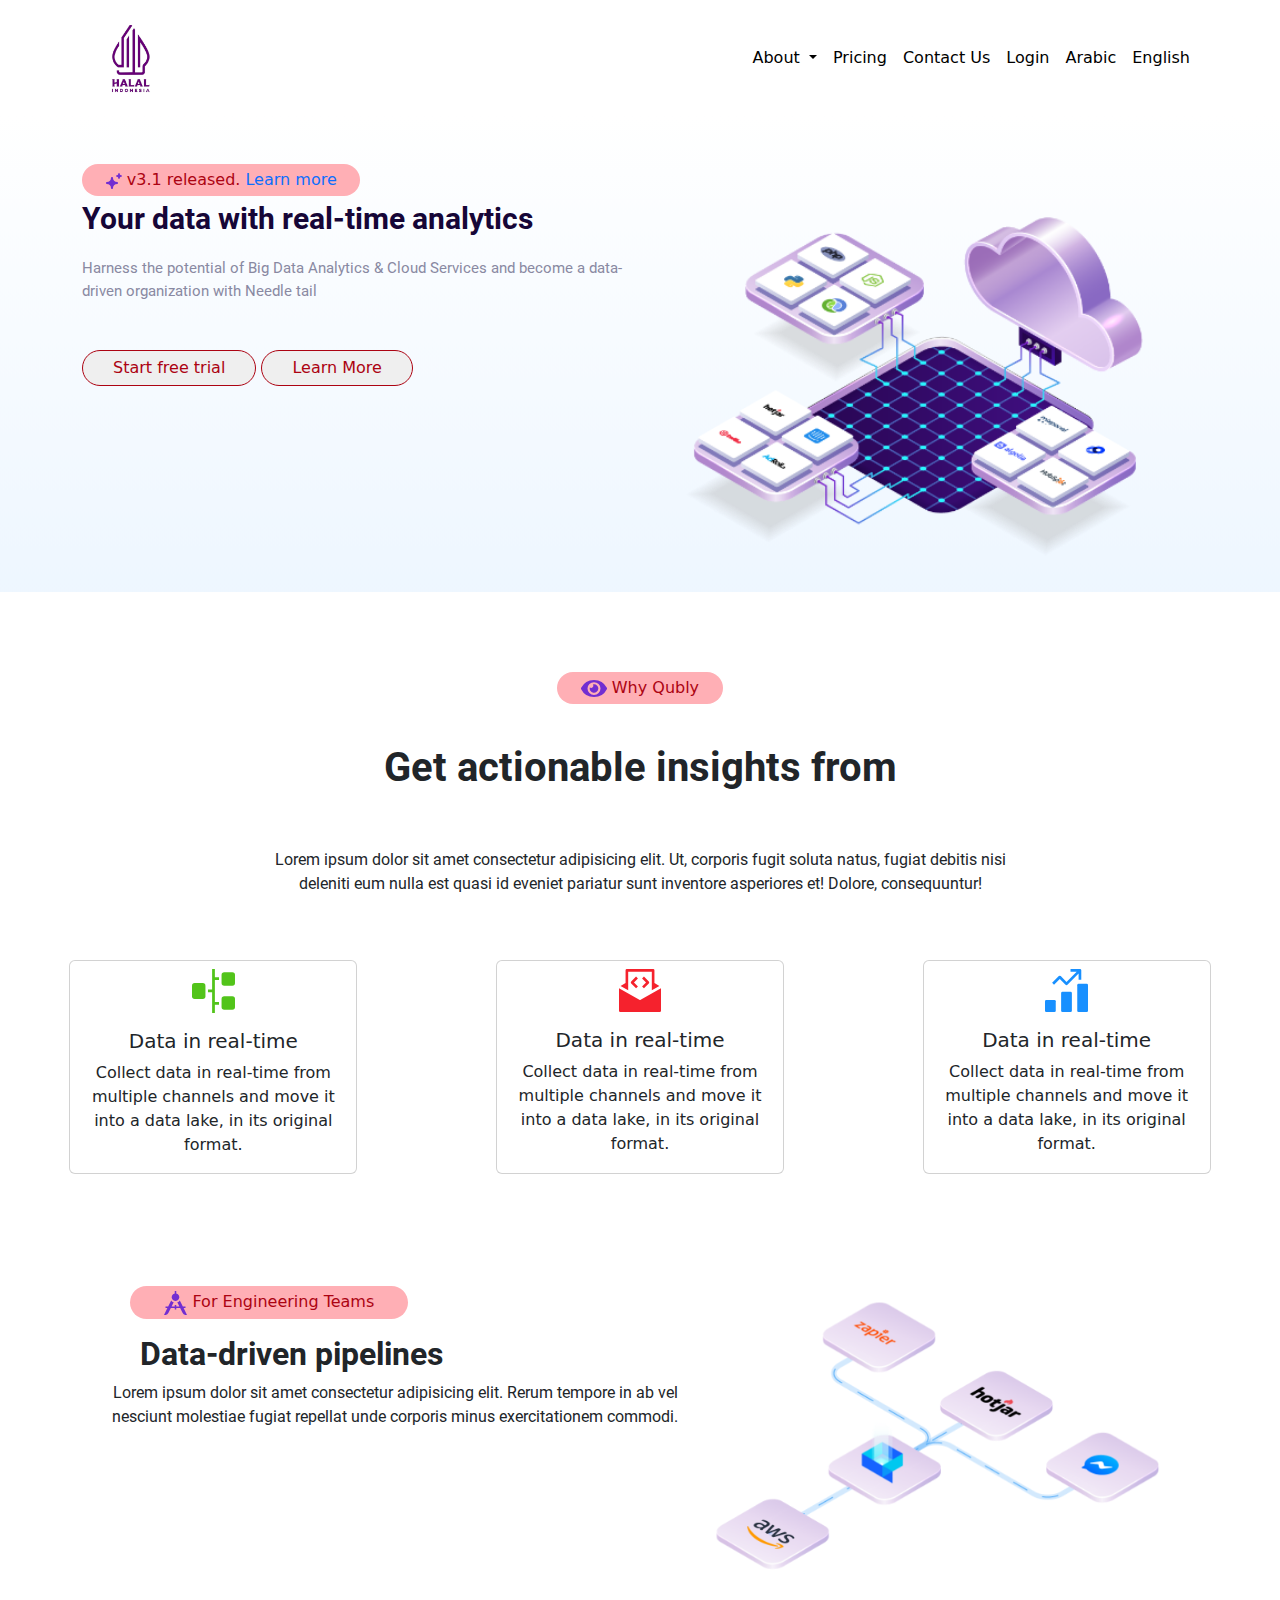
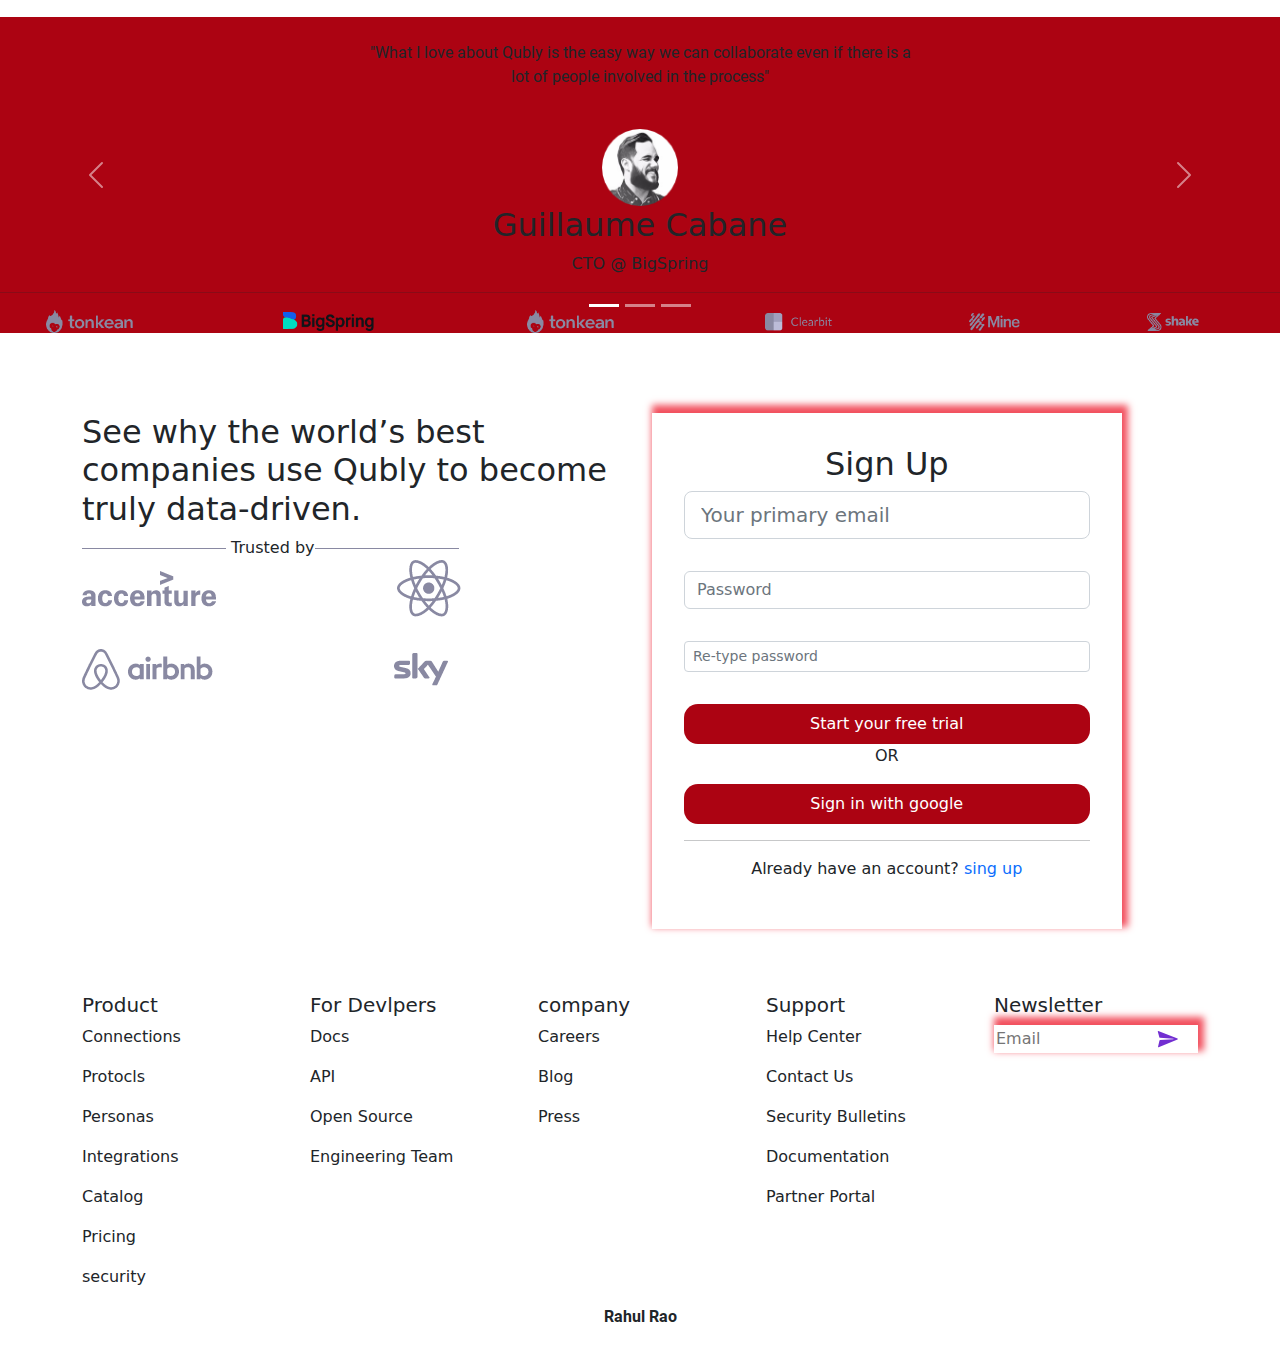
<file: index.html>
<!DOCTYPE html>
<html lang="en">
<head>
    <meta charset="UTF-8">
    <meta http-equiv="X-UA-Compatible" content="IE=edge">
    <meta name="viewport" content="width=device-width, initial-scale=1.0">
    <link rel="stylesheet" href="https://cdnjs.cloudflare.com/ajax/libs/animate.css/4.1.1/animate.min.css"/>   <link rel="stylesheet" href="css/bootstrap.min.css">
    <link rel="stylesheet" href="https://cdnjs.cloudflare.com/ajax/libs/animate.css/4.1.1/animate.min.css"/>
    <link href="https://cdn.jsdelivr.net/npm/bootstrap@5.2.2/dist/css/bootstrap.min.css" rel="stylesheet" integrity="sha384-Zenh87qX5JnK2Jl0vWa8Ck2rdkQ2Bzep5IDxbcnCeuOxjzrPF/et3URy9Bv1WTRi" crossorigin="anonymous">
    <link rel="stylesheet" href="css/all.min.css">
    <link rel="stylesheet" href="css/stylee.css">
    <link rel="stylesheet" href="css/media.css">
    <title>HALAL</title>
</head>
<body>
  <!-- nav-bar -->
  <div class="system">
   <nav class="navbar navbar-expand-lg">
     <div class="container">
      <img src="img/logo.webp" class="animate__animated animate__bounce animate__delay-2s" width="100">
      <button class="navbar-toggler" type="button" data-bs-toggle="collapse" data-bs-target="#navbarSupportedContent" aria-controls="navbarSupportedContent" aria-expanded="false" aria-label="Toggle navigation">
        <span><i class="fas fa-bars"></i></span>
      </button>
      <div class="collapse navbar-collapse" id="navbarSupportedContent">
        <ul class="navbar-nav ms-auto mb-2 mb-lg-0">
          <li class="nav-item dropdown">
            <a class="nav-link dropdown-toggle" href="#" role="button" data-bs-toggle="dropdown" aria-expanded="false">
              About
            </a>
            <ul class="dropdown-menu">
              <li><a class="dropdown-item" href="#">FIQ</a></li>
              <li><a class="dropdown-item" href="#">according</a></li>
            </ul>
          </li>
          <li class="nav-item">
            <a class="nav-link" href="#">Pricing</a>
          </li>
          <li class="nav-item">
            <a class="nav-link">Contact Us</a>
          </li>
            <li class="nav-item">
          <a class="nav-link">Login</a>
        </li>
        <li class="nav-item">
          <a  href="index-rtl.html" class="nav-link">Arabic</a>
        </li>
        <li class="nav-item">
          <a  href="index.html" class="nav-link">English</a>
        </li>
      </ul>
        <!-- <div class="lang">
        <button class="but-system" type="submit">
          <a href="index-rtl.html">Arabic</a>
        </button>
        <button class="but-system" type="submit">
          <a href="index.html">English</a>
        </button> -->
      </div>
   
      </div>
    </div> 
  </div>
  </nav> 
      <!-- section-one -->
      <div class="mine-continer">
      <div class="container">
        <div class="row">
        <div class="col-md left-side">
            <div class="text-icon">
              <div class="icon-start">
                <img src="img/start.png" class="start">
                <span class="learn">v3.1 released.  <a href="####">Learn more</a></span>
              </div>
               <p class="space">Your data with real-time analytics</p>
              <p class="horizantal">Harness the potential of Big Data Analytics & Cloud Services and become a data-driven organization with Needle tail</p> 
          </div>
          <div class="but-continer">
            <button class="but-system" type="submit">Start free trial
            </button>
            <button class="but-system" type="submit">Learn More
          </button> 
          </div>
             
        </div>
        <div class="col">
            <img src="img/photo-system.png" class="photo-continer" width="100%" class="animate__animated animate__bounce animate__delay-2s">
        </div>
        </div>
      </div>
      </div>
      <!-- section-two -->
      <div class="cinter-system">
        <div class="icon-center-system">
          <img src="img/Icon awesome-eye.svg" >
          <span class="learn">Why Qubly</span>
        </div>
        <h1 class="head-qubly">Get actionable insights from</h1>
        <p class="par-qubly">Lorem ipsum dolor sit amet consectetur adipisicing elit. Ut, corporis fugit soluta natus, fugiat debitis nisi deleniti eum nulla est quasi id eveniet pariatur sunt inventore asperiores et! Dolore, consequuntur!</p>
        <!-- card -->
        <div class="box">
        <div class="card" style="width: 18rem;" id="card-system">
          <!-- <img src="img/Ellipse 2.svg" class="card-img-top" class="back-card" width="50"> -->
          <img src="img/timeline.svg" class="photo-card" width="15%">
          <div class="card-body">
            <h5 class="card-title">Data in real-time</h5>
            <p class="card-text">Collect data in real-time from multiple channels and move it into a data lake, in its original format.</p>
          </div>
        </div>
        <div class="card" style="width: 18rem;" id="card-system">
          <!-- <img src="img/Ellipse 2.svg" class="card-img-top" class="back-card" width="50"> -->
          <img src="img/Group 19.svg" class="photo-card" width="15%">
          <div class="card-body">
            <h5 class="card-title">Data in real-time</h5>
            <p class="card-text">Collect data in real-time from multiple channels and move it into a data lake, in its original format.</p>
          </div>
        </div>
        <div class="card" style="width: 18rem;" id="card-system">
          <!-- <img src="img/Ellipse 2.svg" class="card-img-top" class="back-card" width="50"> -->
          <img src="img/chart-bar-33.svg" class="photo-card" width="15%">
          <div class="card-body">
            <h5 class="card-title">Data in real-time</h5>
            <p class="card-text">Collect data in real-time from multiple channels and move it into a data lake, in its original format.</p>
          </div>
        </div>
      </div>
    </div>
 
       <!-- section-three -->
       <!-- <div class="product">
        <div class="container text-center">
          <div class="row align-items-start">
            <div class="col">
             <img src="img/bootstrap-images/viual.png" class="aws" width="70%">
            </div>
            <div class="col">
              <div class="icon-product">
                <img src="img/bootstrap-images/electronic-circuit.png" class="viual" width="20">
                <span class="learn">For Product Teams  </span>
              </div>
<div class="electronic">
  <h2 class="head-electronic">Launch with the best</h2>
  <p class="par-electronic">Lorem ipsum dolor sit amet consectetur adipisicing elit. Rerum tempore in ab vel nesciunt molestiae fugiat repellat unde corporis minus exercitationem commodi.</p>
</div> -->
            </div>
          </div>
          </div>
        </div>
<!-- section-four -->
 <div class="data">
  <div class="container text-center">
    <div class="row align-items-start">
      <div class="col">
        <div class="photo-data">
          <img src="img/Group 28.svg" >
     <span class="text-data">For Engineering Teams</span>
        </div>
<div class="syatem">
<h2 class="head-data">Data-driven pipelines</h2>
<p class="par-data">Lorem ipsum dolor sit amet consectetur adipisicing elit. Rerum tempore in ab vel nesciunt molestiae fugiat repellat unde corporis minus exercitationem commodi.</p>
</div>
      </div>
      <div class="col">
        <img src="img/308-02.png" class="engineering"  width="100%" >
      </div>
    </div>
    </div>
  </div> 
  <!-- section-five -->
  <div class="customer">
      <div id="carouselExampleIndicators" class="carousel slide" data-bs-ride="true">
        <div class="carousel-indicators">
          <button type="button" data-bs-target="#carouselExampleIndicators" data-bs-slide-to="0" class="active" aria-current="true" aria-label="Slide 1"></button>
          <button type="button" data-bs-target="#carouselExampleIndicators" data-bs-slide-to="1" aria-label="Slide 2"></button>
          <button type="button" data-bs-target="#carouselExampleIndicators" data-bs-slide-to="2" aria-label="Slide 3"></button>
        </div>
        <div class="carousel-inner">
          <div class="carousel-item active">
            <div class="people">
              <p class="par-cleint">"What I love about Qubly is the easy way we can collaborate even if there is a lot of people involved in the process"</p>
              <div class="person">
                <img src="img/Profile.png" class="d-block w-100" alt="person">
              </div>
              <div class="name">
                <h2 class="name-clent">Guillaume Cabane</h2>
                <h class="work">CTO @ BigSpring</h>
              </div>
              <hr>
              <div class="logos">
                <div class="ton">
                  <img src="img/Tonkean.png" width="60%">
                </div>
                <div class="ton">
                  <img src="img/BigSpring.png" width="60%">
                </div>
                <div class="ton">
                  <img src="img/Tonkean.png" width="60%">
                </div>
                <div class="ton">
                  <img src="img/Clearbit.png" width="60%">
                </div>
                <div class="ton">
                  <img src="img/Mine.png" width="60%">
                </div>
                <div class="ton">
                  <img src="img/Shake.png" width="60%">
                </div>
              </div>
            </div>
          </div>
          <!--  -->
          <div class="carousel-item active">
            <div class="people">
              <p class="par-cleint">"What I love about Qubly is the easy way we can collaborate even if there is a lot of people involved in the process"</p>
              <div class="person">
                <img src="img/Profile.png" class="d-block w-100" alt="person">
              </div>
              <div class="name">
                <h2 class="name-clent">Guillaume Cabane</h2>
                <h class="work">CTO @ BigSpring</h>
              </div>
              <hr>
              <div class="logos">
                <div class="ton">
                  <img src="img/Tonkean.png" width="60%">
                </div>
                <div class="ton">
                  <img src="img/BigSpring.png" width="60%">
                </div>
                <div class="ton">
                  <img src="img/Tonkean.png" width="60%">
                </div>
                <div class="ton">
                  <img src="img/Clearbit.png" width="60%">
                </div>
                <div class="ton">
                  <img src="img/Mine.png" width="60%">
                </div>
                <div class="ton">
                  <img src="img/Shake.png" width="60%">
                </div>
              </div>
            </div>
          </div>
          <!--  -->
          <div class="carousel-item active">
            <div class="people">
              <p class="par-cleint">"What I love about Qubly is the easy way we can collaborate even if there is a lot of people involved in the process"</p>
              <div class="person">
                <img src="img/Profile.png" class="d-block w-100" alt="person">
              </div>
              <div class="name">
                <h2 class="name-clent">Guillaume Cabane</h2>
                <h class="work">CTO @ BigSpring</h>
              </div>
              <hr>
              <div class="logos">
                <div class="ton">
                  <img src="img/Tonkean.png" width="60%">
                </div>
                <div class="ton">
                  <img src="img/BigSpring.png" width="60%">
                </div>
                <div class="ton">
                  <img src="img/Tonkean.png" width="60%">
                </div>
                <div class="ton">
                  <img src="img/Clearbit.png" width="60%">
                </div>
                <div class="ton">
                  <img src="img/Mine.png" width="60%">
                </div>
                <div class="ton">
                  <img src="img/Shake.png" width="60%">
                </div>
              </div>
            </div>
          </div>
          <div class="but-carousel">
        <button class="carousel-control-prev" type="button" data-bs-target="#carouselExampleIndicators" data-bs-slide="prev">
          <span class="carousel-control-prev-icon" aria-hidden="true"></span>
          <span class="visually-hidden">Previous</span>
        </button>
        <button class="carousel-control-next" type="button" data-bs-target="#carouselExampleIndicators" data-bs-slide="next">
          <span class="carousel-control-next-icon" aria-hidden="true"></span>
          <span class="visually-hidden">Next</span>
        </button>
      </div>
    </div>
      </div>
  </div>
  <div class="pr">
  <div class="container section-five">
    <div class="row">
      <div class="col">
        <div class="programming">
          <h2 class="head-pro">See why the world’s best companies use Qubly to become truly data-driven.</h2>
         <div class="icon-pro">
          <img src="img/Line 4.png" alt="">
          <span>Trusted by</span><img src="img/Line 4.png" alt="">
          <div >
            <img class="react" src="img/accenture-4.png" alt="">
            <img  class="react-e"src="img/react.png" alt="">
          </div>
          <div class="rash" >
            <img class="react" src="img/airbnb.png" alt="">
            <img  class="react-e"src="img/sky-4.png" alt="">
          </div>
        </div>
      </div>
      </div>
      <div class="col">
<div class="sing-up">
  <h2 class="head-sing-up">Sign Up</h2>
  <div class="form-email">
  <form  class="email-contoner">
   <input class="form-control form-control-lg" type="email" placeholder="Your primary email" aria-label=".form-control-lg example">
  </form>
  <form  class="email-contoner">
   <input class="form-control" type="password" placeholder="Password" aria-label="default input example">
  </form>
  <form class="email-contoner">
   <input class="form-control form-control-sm" type="password" placeholder="Re-type password" aria-label=".form-control-sm example">
  </form>
  <form class="but-free">
    <input type="button" value="Start your free trial" class="but-t">
  
<p class="par-free">OR</p>
<input type="button" value="Sign in with google" class="but-Google">
<hr>
<p class="link-google">Already have an account? 
  <a href="##">sing up</a>
</p>
</form>
  </div>
</div>
      </div>
    </div>
  </div>
</div>
  <!-- footer -->
  <footer class="container">
    <div class="row">
      <!-- <div class="col">
      <div class="logo-footer">
        <img src="img/visual.png" >
        <p >Lorem ipsum dolor sit amet consectetur adipisicing elit, sed diam nonummy nibh euismod tincidunt ut laoreet dolore magna</p>
      <div>
        <img src="img/facebook-icon.png">
        <img src="img/twitter-3.png">
        <img src="img/instagram-2016.png" >
      </div>
      </div>
      </div> -->
      <div class="col">
        <h5 class="head-footer">Product</h5>
        <p>Connections</p>
        <p>Protocls</p>
        <p>Personas</p>
        <p>Integrations</p>
        <p>Catalog</p>
        <p>Pricing</p>
        <p>security</p>
      </div>
      <div class="col">
        <div>
          <h5 class="head-footer">For Devlpers</h5>
          <p>Docs</p>
          <p>API</p>
          <p>Open Source</p>
          <p>Engineering Team</p>
        </div>
      </div>
      <div class="col">
        <div>
          <h5 class="head-footer">company</h5>
          <p>Careers</p>
          <p>Blog</p>
          <p>Press</p>
        </div>
      </div>
      <div class="col">
        <div>
          <h5 class="head-footer">Support</h5>
          <p>Help Center</p>
          <p>Contact Us</p>
          <p>Security Bulletins</p>
          <p>Documentation</p>
          <p>Partner Portal</p>
        </div>
      </div>
      <div class="col">
        <div>
          <h5 class="head-footer">Newsletter</h5>
          <form >
            <div class="icon-news">
            <input class="email-input" type="email" placeholder="Email">
            <img src="img/Icon ionic-ios-send.svg" class="photo-input">
          </div>
           
          </form>
        </div>
      </div>
    </div>
  </footer>
 <div class="user"><p class="name-user">Rahul Rao</p></div>
    <script src="https://cdn.jsdelivr.net/npm/bootstrap@5.2.1/dist/js/bootstrap.bundle.min.js" integrity="sha384-u1OknCvxWvY5kfmNBILK2hRnQC3Pr17a+RTT6rIHI7NnikvbZlHgTPOOmMi466C8" crossorigin="anonymous"></script> 
</body>
</html>
</file>
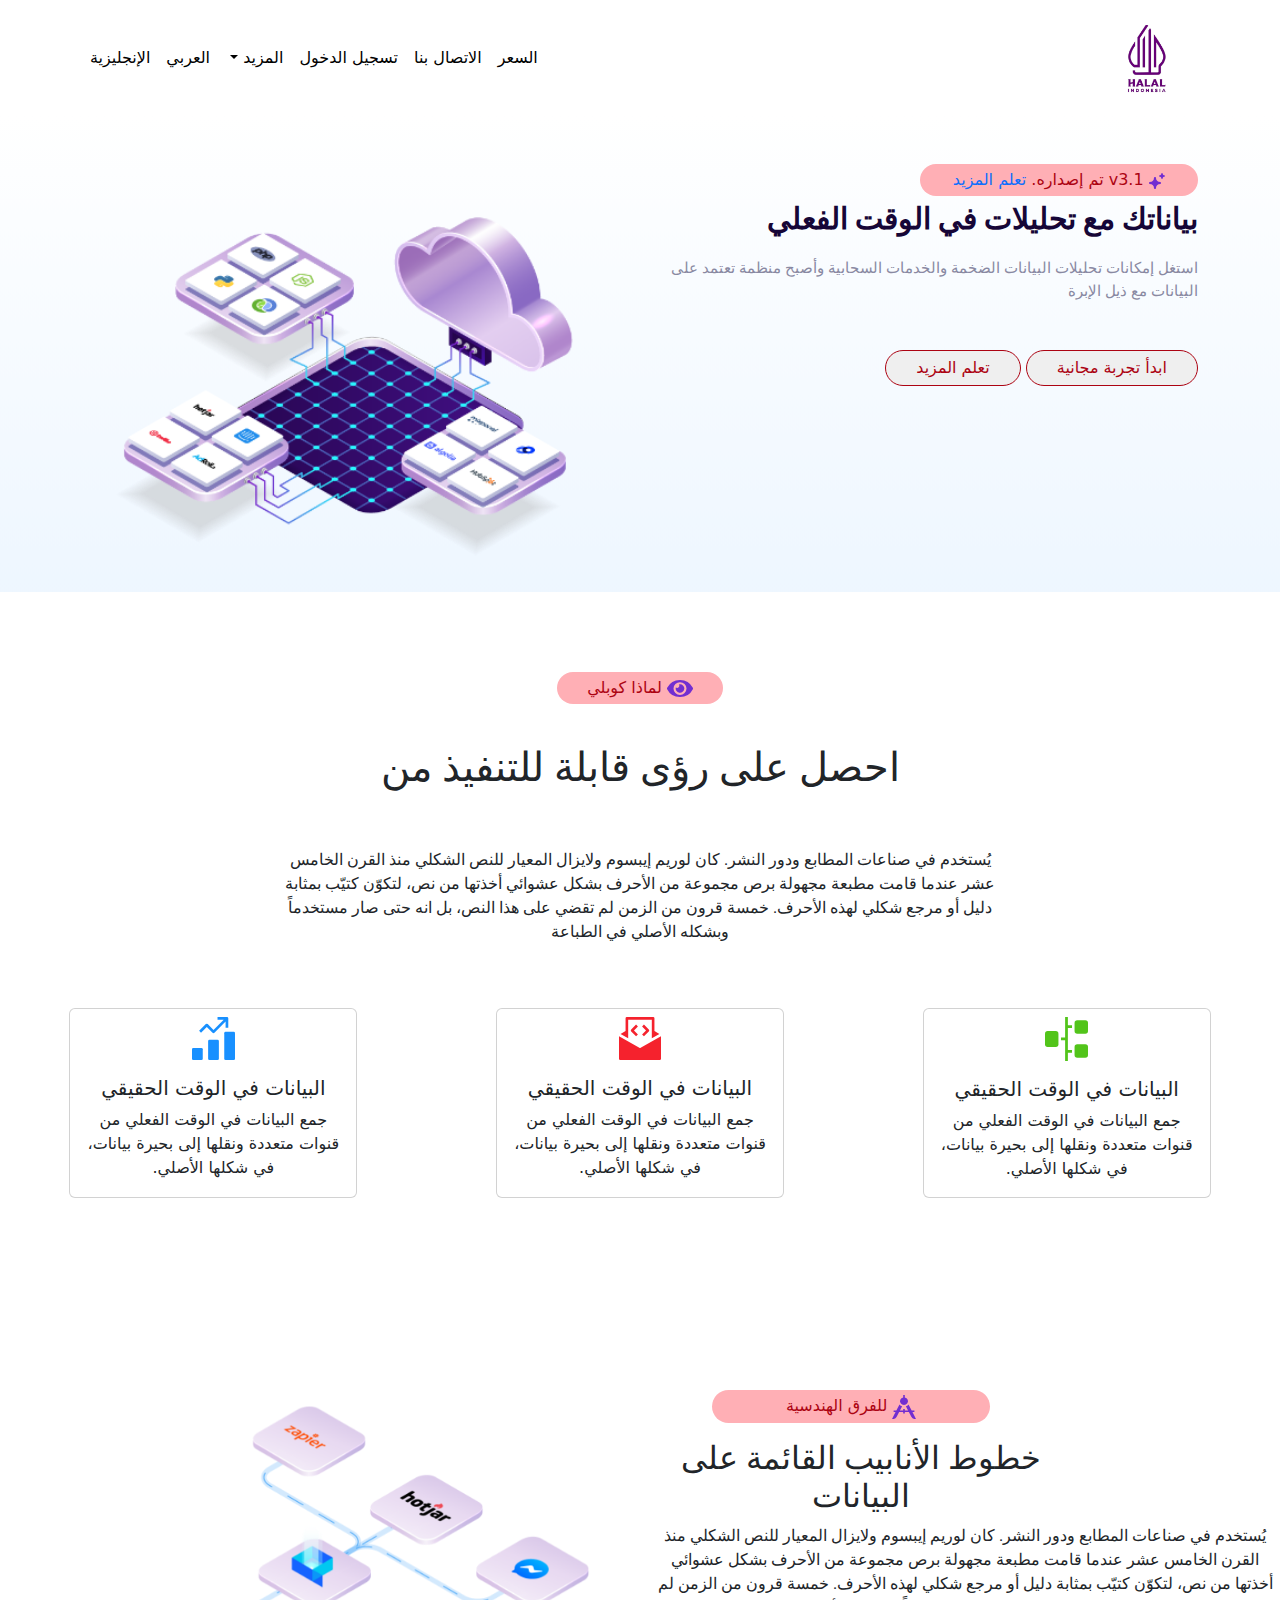
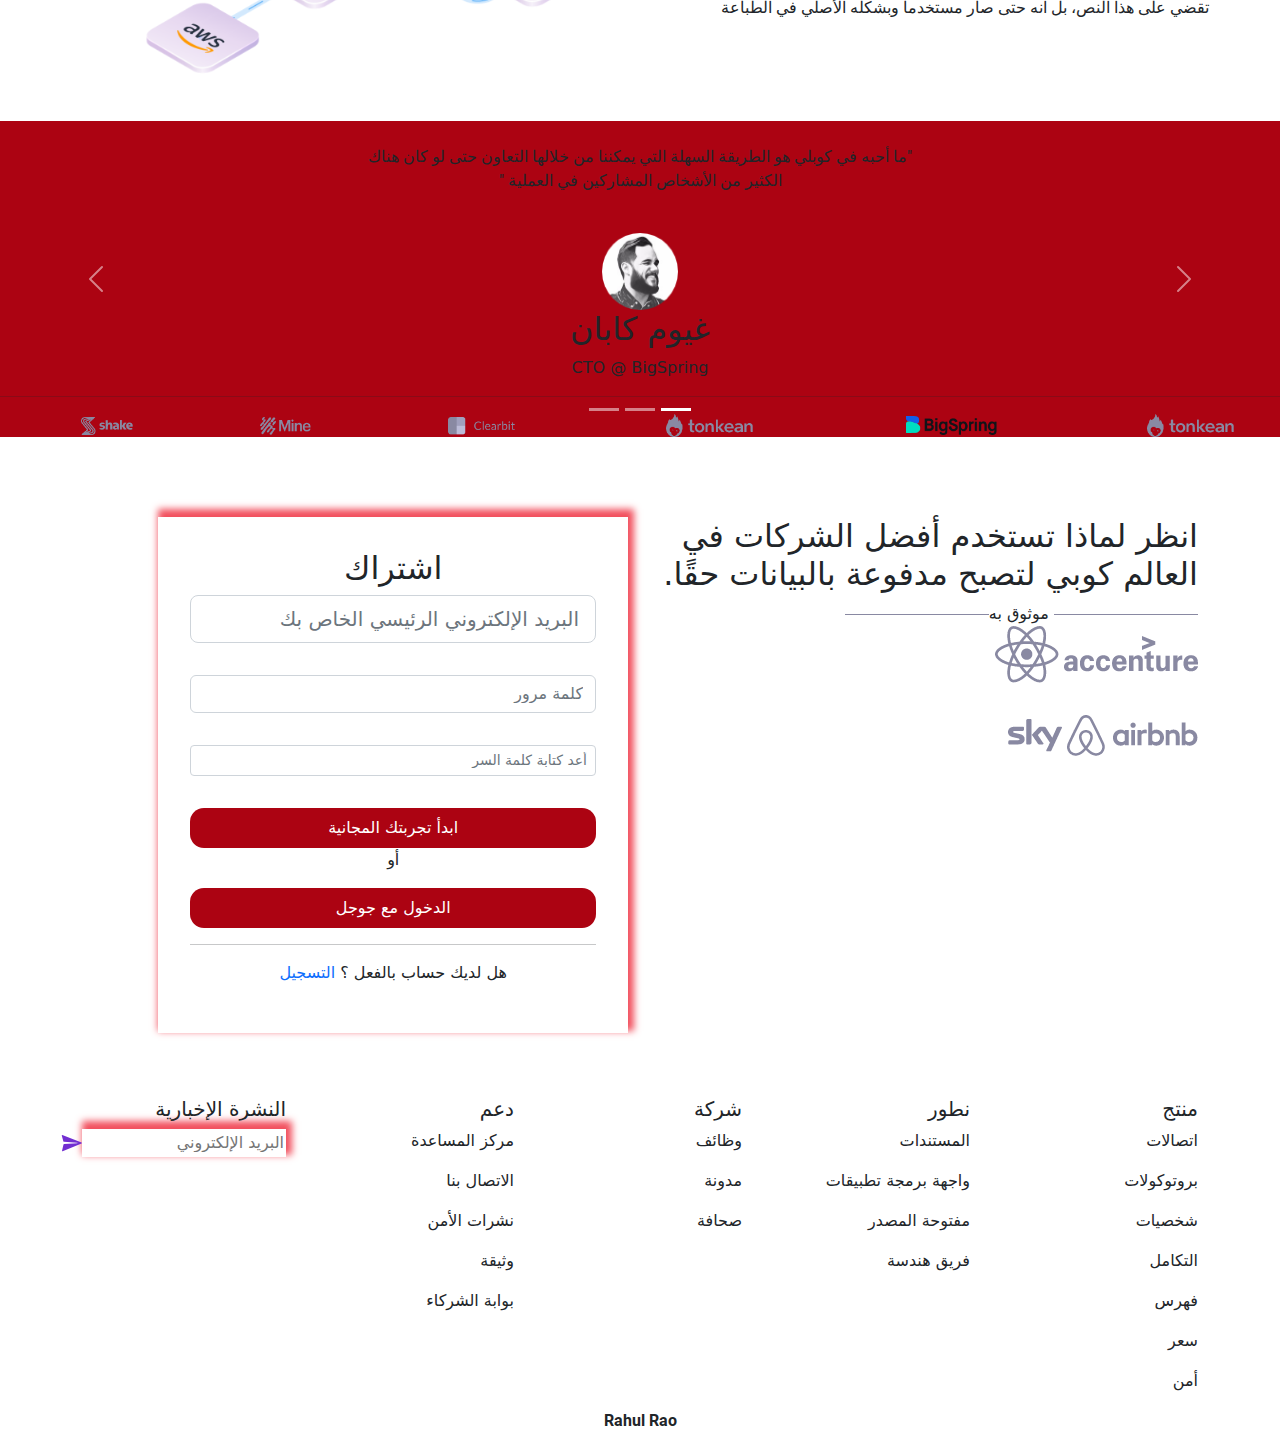
<file: index-rtl.html>
<!DOCTYPE html>
<html lang="en">
<head>
    <meta charset="UTF-8">
    <meta http-equiv="X-UA-Compatible" content="IE=edge">
    <meta name="viewport" content="width=device-width, initial-scale=1.0">
    <link rel="stylesheet" href="https://cdnjs.cloudflare.com/ajax/libs/animate.css/4.1.1/animate.min.css"/>   <link rel="stylesheet" href="css/bootstrap.min.css">
    <link rel="stylesheet" href="https://cdnjs.cloudflare.com/ajax/libs/animate.css/4.1.1/animate.min.css"/>
    <link href="https://cdn.jsdelivr.net/npm/bootstrap@5.2.2/dist/css/bootstrap.min.css" rel="stylesheet" integrity="sha384-Zenh87qX5JnK2Jl0vWa8Ck2rdkQ2Bzep5IDxbcnCeuOxjzrPF/et3URy9Bv1WTRi" crossorigin="anonymous">
    <link rel="stylesheet" href="css/all.min.css">
    <link rel="stylesheet" href="css/stylee.css">
    <link rel="stylesheet" href="css/media.css">
    <title>HALAL</title>
</head>
<body dir="rtl">
  <!-- nav-bar -->
  <div class="system">
   <nav class="navbar navbar-expand-lg">
     <div class="container">
      <img src="img/logo.webp" class="animate__animated animate__bounce animate__delay-2s" width="100">
      <button class="navbar-toggler" type="button" data-bs-toggle="collapse" data-bs-target="#navbarSupportedContent" aria-controls="navbarSupportedContent" aria-expanded="false" aria-label="Toggle navigation">
        <span><i class="fas fa-bars"></i></span>
      </button>
      <div class="collapse navbar-collapse" id="navbarSupportedContent">
        <ul class="navbar-nav me-auto mb-2 mb-lg-0">
          <li class="nav-item">
            <a class="nav-link" href="#">السعر</a>
          </li>
          <li class="nav-item">
            <a class="nav-link" href="#" >الاتصال بنا</a>
          </li>
            <li class="nav-item">
          <a class="nav-link" href="#">تسجيل الدخول</a>
        </li>
        <li class="nav-item dropdown">
          <a class="nav-link dropdown-toggle" href="#" role="button" data-bs-toggle="dropdown" aria-expanded="false">
      المزيد
          </a>
          <ul class="dropdown-menu">
            <li><a class="dropdown-item" href="#">فيديوهات</a></li>
            <li><a class="dropdown-item" href="#"> صور</a></li>
          </ul>
        </li>
        <li class="nav-item">
          <a href="index-rtl.html" class="nav-link">العربي</a>
        </li>
        <li class="nav-item">
          <a href="index.html" class="nav-link">الإنجليزية</a>
        </li>
        </ul>
      </div>
    </div> 
  </div>
  </nav> 
      <!-- section-one -->
      <div class="mine-continer">
      <div class="container">
        <div class="row">
        <div class="col-md left-side">
            <div class="text-icon">
              <div class="icon-start">
                <img src="img/start.png" class="start">
                <span class="learn">v3.1 تم إصداره.  <a href="####">تعلم المزيد</a></span>
              </div>
               <p class="space">بياناتك مع تحليلات في الوقت الفعلي</p>
              <p class="horizantal">استغل إمكانات تحليلات البيانات الضخمة والخدمات السحابية وأصبح منظمة تعتمد على البيانات مع ذيل الإبرة</p> 
          </div>
          <div class="but-continer">
            <button class="but-system" type="submit">ابدأ تجربة مجانية
            </button>
            <button class="but-system" type="submit">تعلم المزيد
          </button> 
          </div>
             
        </div>
        <div class="col">
            <img src="img/photo-system.png" class="photo-continer" width="100%" class="animate__animated animate__bounce animate__delay-2s">
        </div>
        </div>
      </div>
      </div>
      <!-- section-two -->
      <div class="cinter-system">
        <div class="icon-center-system">
          <img src="img/Icon awesome-eye.svg" >
          <span class="learn">لماذا كوبلي</span>
        </div>
        <h1 class="head-qubly">احصل على رؤى قابلة للتنفيذ من</h1>
        <p class="par-qubly">يُستخدم في صناعات المطابع ودور النشر. كان لوريم إيبسوم ولايزال المعيار للنص الشكلي منذ القرن الخامس عشر عندما قامت مطبعة مجهولة برص مجموعة من الأحرف بشكل عشوائي أخذتها من نص، لتكوّن كتيّب بمثابة دليل أو مرجع شكلي لهذه الأحرف. خمسة قرون من الزمن لم تقضي على هذا النص، بل انه حتى صار مستخدماً وبشكله الأصلي في الطباعة</p> 
        <!-- card -->
        <div class="box">
        <div class="card" style="width: 18rem;" id="card-system"> 
          <img src="img/timeline.svg" class="photo-card" width="15%">
          <div class="card-body">
            <h5 class="card-title">البيانات في الوقت الحقيقي</h5>
            <p class="card-text">جمع البيانات في الوقت الفعلي من قنوات متعددة ونقلها إلى بحيرة بيانات، في شكلها الأصلي.</p>
          </div>
        </div>
        <div class="card" style="width: 18rem;" id="card-system"> 
         <img src="img/Group 19.svg" class="photo-card" width="15%">
          <div class="card-body">
            <h5 class="card-title">البيانات في الوقت الحقيقي</h5>
            <p class="card-text">جمع البيانات في الوقت الفعلي من قنوات متعددة ونقلها إلى بحيرة بيانات، في شكلها الأصلي.</p>
          </div>
        </div>
        <div class="card" style="width: 18rem;" id="card-system"> 
        <img src="img/chart-bar-33.svg" class="photo-card" width="15%">
          <div class="card-body">
            <h5 class="card-title">البيانات في الوقت الحقيقي</h5>
            <p class="card-text">جمع البيانات في الوقت الفعلي من قنوات متعددة ونقلها إلى بحيرة بيانات، في شكلها الأصلي.</p>
          </div>
        </div>
      </div>
    </div>
 
       <!-- section-three -->
       <div class="product">
        <div class="container text-center">
          <div class="row align-items-start">
            </div>
          </div>
          </div>
        </div>
<!-- section-four -->
 <div class="data">
  <div class="container text-center">
    <div class="row align-items-start">
      <div class="col">
        <div class="photo-data-ar">
          <img src="img/Group 28.svg" >
     <span class="text-data">للفرق الهندسية</span>
        </div>
<div class="syatem">
<h2 class="head-data">خطوط الأنابيب القائمة على البيانات</h2>
<p class="par-data">يُستخدم في صناعات المطابع ودور النشر. كان لوريم إيبسوم ولايزال المعيار للنص الشكلي منذ القرن الخامس عشر عندما قامت مطبعة مجهولة برص مجموعة من الأحرف بشكل عشوائي أخذتها من نص، لتكوّن كتيّب بمثابة دليل أو مرجع شكلي لهذه الأحرف. خمسة قرون من الزمن لم تقضي على هذا النص، بل انه حتى صار مستخدماً وبشكله الأصلي في الطباعة</p>
</div>
      </div>
      <div class="col">
        <img src="img/308-02.png" class="engineering"  width="100%" >
      </div>
    </div>
    </div>
  </div> 
  <!-- section-five -->
  <div class="customer">
      <div id="carouselExampleIndicators" class="carousel slide" data-bs-ride="true">
        <div class="carousel-indicators">
          <button type="button" data-bs-target="#carouselExampleIndicators" data-bs-slide-to="0" class="active" aria-current="true" aria-label="Slide 1"></button>
          <button type="button" data-bs-target="#carouselExampleIndicators" data-bs-slide-to="1" aria-label="Slide 2"></button>
          <button type="button" data-bs-target="#carouselExampleIndicators" data-bs-slide-to="2" aria-label="Slide 3"></button>
        </div>
        <div class="carousel-inner">
          <div class="carousel-item active">
            <div class="people">
              <p class="par-cleint">"ما أحبه في كوبلي هو الطريقة السهلة التي يمكننا من خلالها التعاون حتى لو كان هناك الكثير من الأشخاص المشاركين في العملية "</p>
              <div class="person">
                <img src="img/Profile.png" class="d-block w-100" alt="person">
              </div>
              <div class="name">
                <h2 class="name-clent">غيوم كابان</h2>
                <h class="work">CTO @ BigSpring</h>
              </div>
              <hr>
              <div class="logos">
                <div class="ton">
                  <img src="img/Tonkean.png" width="60%">
                </div>
                <div class="ton">
                  <img src="img/BigSpring.png" width="60%">
                </div>
                <div class="ton">
                  <img src="img/Tonkean.png" width="60%">
                </div>
                <div class="ton">
                  <img src="img/Clearbit.png" width="60%">
                </div>
                <div class="ton">
                  <img src="img/Mine.png" width="60%">
                </div>
                <div class="ton">
                  <img src="img/Shake.png" width="60%">
                </div>
              </div>
            </div>
          </div>
          <!--  -->
          <div class="carousel-item active">
            <div class="people">
              <p class="par-cleint">"ما أحبه في كوبلي هو الطريقة السهلة التي يمكننا من خلالها التعاون حتى لو كان هناك الكثير من الأشخاص المشاركين في العملية "</p>
              <div class="person">
                <img src="img/Profile.png" class="d-block w-100" alt="person">
              </div>
              <div class="name">
                <h2 class="name-clent">غيوم كابان</h2>
                <h class="work">CTO @ BigSpring</h>
              </div>
              <hr>
              <div class="logos">
                <div class="ton">
                  <img src="img/Tonkean.png" width="60%">
                </div>
                <div class="ton">
                  <img src="img/BigSpring.png" width="60%">
                </div>
                <div class="ton">
                  <img src="img/Tonkean.png" width="60%">
                </div>
                <div class="ton">
                  <img src="img/Clearbit.png" width="60%">
                </div>
                <div class="ton">
                  <img src="img/Mine.png" width="60%">
                </div>
                <div class="ton">
                  <img src="img/Shake.png" width="60%">
                </div>
              </div>
            </div>
          </div>
          <!--  -->
          <div class="carousel-item active">
            <div class="people">
              <p class="par-cleint">"ما أحبه في كوبلي هو الطريقة السهلة التي يمكننا من خلالها التعاون حتى لو كان هناك الكثير من الأشخاص المشاركين في العملية "</p>
              <div class="person">
                <img src="img/Profile.png" class="d-block w-100" alt="person">
              </div>
              <div class="name">
                <h2 class="name-clent">غيوم كابان</h2>
                <h class="work">CTO @ BigSpring</h>
              </div>
              <hr>
              <div class="logos">
                <div class="ton">
                  <img src="img/Tonkean.png" width="60%">
                </div>
                <div class="ton">
                  <img src="img/BigSpring.png" width="60%">
                </div>
                <div class="ton">
                  <img src="img/Tonkean.png" width="60%">
                </div>
                <div class="ton">
                  <img src="img/Clearbit.png" width="60%">
                </div>
                <div class="ton">
                  <img src="img/Mine.png" width="60%">
                </div>
                <div class="ton">
                  <img src="img/Shake.png" width="60%">
                </div>
              </div>
            </div>
          </div>
          <div class="but-carousel">
        <button class="carousel-control-prev" type="button" data-bs-target="#carouselExampleIndicators" data-bs-slide="prev">
          <span class="carousel-control-prev-icon" aria-hidden="true"></span>
          <span class="visually-hidden">Previous</span>
        </button>
        <button class="carousel-control-next" type="button" data-bs-target="#carouselExampleIndicators" data-bs-slide="next">
          <span class="carousel-control-next-icon" aria-hidden="true"></span>
          <span class="visually-hidden">Next</span>
        </button>
      </div>
    </div>
      </div>
  </div>
</div> 
<div class="pr">
  <div class="container section-five">
    <div class="row">
      <div class="col">
        <div class="programming">
          <h2 class="head-pro">انظر لماذا تستخدم أفضل الشركات في العالم كوبي لتصبح مدفوعة بالبيانات حقًا.</h2>
         <div class="icon-pro">
          <img src="img/Line 4.png" alt="">
          <span>موثوق به</span><img src="img/Line 4.png" alt="">
          <div >
            <img class="react" src="img/accenture-4.png" alt="">
            <img  class="react-e"src="img/react.png" alt="">
          </div>
          <div class="rash" >
            <img class="react" src="img/airbnb.png" alt="">
            <img  class="react-e"src="img/sky-4.png" alt="">
          </div>
        </div>
      </div>
      </div>
      <div class="col">
<div class="sing-up">
  <h2 class="head-sing-up">اشتراك</h2>
  <div class="form-email">
  <form  class="email-contoner">
   <input class="form-control form-control-lg" type="email" placeholder="البريد الإلكتروني الرئيسي الخاص بك" aria-label=".form-control-lg example">
  </form>
  <form  class="email-contoner">
   <input class="form-control" type="password" placeholder="كلمة مرور" aria-label="default input example">
  </form>
  <form class="email-contoner">
   <input class="form-control form-control-sm" type="password" placeholder="أعد كتابة كلمة السر" aria-label=".form-control-sm example">
  </form>
  <form class="but-free">
    <input type="button" value="ابدأ تجربتك المجانية" class="but-t">
  
<p class="par-free">أو</p>
<input type="button" value="الدخول مع جوجل" class="but-Google">
<hr>
<p class="link-google">هل لديك حساب بالفعل ؟
  <a href="##">
    التسجيل</a>
</p>
</form>
  </div>
</div>
      </div>
    </div>
  </div>
</div>
  <!-- footer -->
  <footer class="container">
    <div class="row">
      <!-- <div class="col">
      <div class="logo-footer">
        <img src="img/visual.png" >
        <p >يُستخدم في صناعات المطابع ودور النشر. كان لوريم إيبسوم ولايزال المعيار للنص الشكلي منذ القرن الخامس عشر عندما قامت مطبعة مجهولة برص مجموعة من الأحرف بشكل عشوائي أخذتها من نص، لتكوّن كتيّب بمثابة دليل أو مرجع شكلي لهذه الأحرف. خمسة قرون من الزمن لم تقضي على هذا النص، بل انه حتى صار مستخدماً وبشكله الأصلي في الطباعة</p>
      <div>
        <img src="img/facebook-icon.png">
        <img src="img/twitter-3.png">
        <img src="img/instagram-2016.png" >
      </div>
      </div>
      </div> -->
      <div class="col">
        <h5 class="head-footer">منتج</h5>
        <p>اتصالات</p>
        <p>بروتوكولات</p>
        <p>شخصيات</p>
        <p>التكامل</p>
        <p>فهرس</p>
        <p>سعر</p>
        <p>أمن</p>
      </div>
      <div class="col">
        <div>
          <h5 class="head-footer">نطور</h5>
          <p>المستندات</p>
          <p>واجهة برمجة تطبيقات</p>
          <p>مفتوحة المصدر</p>
          <p>فريق هندسة</p>
        </div>
      </div>
      <div class="col">
        <div>
          <h5 class="head-footer">شركة</h5>
          <p>وظائف</p>
          <p>مدونة</p>
          <p>صحافة</p>
        </div>
      </div>
      <div class="col">
        <div>
          <h5 class="head-footer">دعم</h5>
          <p>مركز المساعدة</p>
          <p>الاتصال بنا</p>
          <p>نشرات الأمن</p>
          <p>وثيقة</p>
          <p>بوابة الشركاء</p> 
         </div>
      </div>
      <div class="col">
        <div>
          <h5 class="head-footer">النشرة الإخبارية</h5>
          <form >
            <div class="icon-news">
            <input class="email-input" type="email" placeholder="البريد الإلكتروني">
            <img src="img/Icon ionic-ios-send.svg" class="photo-input">
          </div>
           
          </form>
        </div>
      </div>
    </div>
  </footer>
 <div class="user"><p class="name-user">Rahul Rao</p></div>
    <script src="https://cdn.jsdelivr.net/npm/bootstrap@5.2.1/dist/js/bootstrap.bundle.min.js" integrity="sha384-u1OknCvxWvY5kfmNBILK2hRnQC3Pr17a+RTT6rIHI7NnikvbZlHgTPOOmMi466C8" crossorigin="anonymous"></script> 
</body>
</html>
</file>
<file: css/stylee.css>
:root{
   --first-color:var(#AC0312);
    --color:var(black);
    --color:var(white);
    /* --color:var(#F9F0FF); */
    --box-shadow:3px -5px 7px 3px #f2505e;
}
@font-face {
    font-family:Roboto-Bold ;
    src: url(../font/Roboto/Roboto-Bold.ttf);
}
@font-face {
    font-family:Roboto-Regular ;
    src: url(../font/Roboto/Roboto-Regular.ttf);
}
a{
    text-decoration: none;
}

.navbar-nav .nav-item .nav-link{
    color: var(--second-color,black);
}
.navbar-toggler:focus{
    box-shadow: none;
}
.navbar-nav .nav-item .nav-link:hover,
.navbar-nav .nav-item .nav-link:focus{
    color: var(--first-color,#AC0312);
}
.aws{
    padding-left: 2em;
}
.space{
    font-family:Roboto-Bold;
    color: #160637;
    font-size: 30px;
    font-weight: bold;
}
.horizantal{
    font-family:Roboto-Regular;
    color: #8989A2;
    font-size: 15px;
}
.but-system{
    border-radius: 20px;
    padding: 5px 30px;
    border: 1px solid #AC0312;
    color: var(--first-color,#AC0312);
}
.but-system:hover{
    color: var(--color,white);
    background-color:var(--first-color,#AC0312);
    cursor: pointer;
}
.icon-start{
    text-align: center;
    color: var(--first-color,#AC0312);
    background-color: var(--color,#ffafb5);
    padding: 4px;
    border-radius: 20px;
    width: 51%;
    border: 1 solid var(--first-color,#AC0312);
}
.mine-continer{
    padding-top: 3em;
}
.navbar-nav .nav-item .nav-linkk{
    color: var(--color,black);
}
.photo{
    padding-top: 10%;
}
.vaual{
    display: flex;
    padding: 5em;
}
.product{
    display: flex;
    margin-left: -10em;
    margin-top: 5em;
}

.qubly{
    text-align: center;
}
.electronic{
    padding-top: 2em;   
} 
.photo-data{
    color: var(--first-color,#AC0312);
    background-color: var(--color,#ffafb5);
    padding: 4px;
    margin-left: 3em;
    border-radius: 20px;
    width: 51%;
    border: 1 solid var(--first-color,#AC0312);
}
.photo-data-ar{
    color: var(--first-color,#AC0312);
    background-color: var(--color,#ffafb5);
    padding: 4px;
    margin-right: 13em;
    border-radius: 20px;
    width: 51%;
    border: 1 solid var(--first-color,#AC0312);
}

.head-data{
    font-family:Roboto-Bold ;
    padding-top: 0.5em;
    padding-right: 4em;
}
.par-data{
    font-family:Roboto-Regular ;
    margin-right: -5em;
}
.person{
    width: 6%;
    margin: auto;
}
.data{
    padding-top: 7em;
}  
.mine-continer{
    background-image: url(../img/Path\ 1.png);
}
.but-continer{
    padding-top: 2em;
}
.cinter-system{
    padding-top: 5em;
   text-align: center;
}
.icon-center-system{
    margin: auto;
    color: var(--first-color,#AC0312);
    background-color: var(--color,#ffafb5);
    padding: 4px;
    border-radius: 20px;
    width: 13%;
    border: 1 solid var(--first-color,#AC0312);
}
.head-qubly{
    font-family:Roboto-Bold;
    padding-top: 1em;
}
.par-qubly{
    font-family:Roboto-Regular;
    padding: 3em 17em;
}
.photo-card{
    padding-top: 0.5em;
   margin: auto;
}
.box{
    display: flex;
   justify-content:space-around ;
   
}
.head-electronic{
    font-family:Roboto-Bold;
}
.par-electronic{
    font-family:Roboto-Regular;
}
.card-system{
    border: none;
}
.icon-product{
    margin: auto;
    color: var(--first-color,#AC0312);
    background-color: var(--color,#ffafb5);
    padding: 4px;
    border-radius: 20px;
    width: 40%;
    border: 1 solid var(--first-color,#AC0312);
}
.par-cleint{
    font-family:Roboto-Regular ;
    text-align: center;
    padding: 1.5em 23em;
}
.name{
    text-align: center;
}
.but-carousel{
    color: var(--color,black);
}
.rash{
    padding-top: 2em;
}

.logos{
    display: flex;
    justify-content: space-around;
}
.email{
    padding-top: 3em;
}
.logo-email{
    display: grid;
    grid-template-columns: auto auto;
 grid-area: 20px;
}

.footer{
    margin-right: 26em;
    padding-top: 5em;
    padding-bottom: 5em;
}
.text-visual {
    padding: 5px 21px;
}
.icon-soical{
    display: flex;
    justify-content: space-evenly;
}
img.visual {
    padding-right: 5;
    padding-left: 12em;
}
.value {
    padding-left: 5em;
}
p.par-value {
    padding: 1em 37em 10em 0em;
}
.container.section-five {
    padding-top: 5em;
}

.logo-footer {
    margin-left: -5em;
}
.email-input{
    border: none;
}
.people{
    background-color:#AC0312;
}
.icon-news{
    display: flex;
    box-shadow: var(--box-shadow);
}
.photo-input{
    margin-left: -3em;
    /* box-shadow: var(--box-shadow); */
}
.user{
    font-family: Roboto-Bold ;
text-align: center;
}
img.react-e {
    padding-left: 11em;
}
.sing-up{
    box-shadow: var(--box-shadow);
    width: 86%;
    padding: 2em;
    margin-bottom: 4em;
}
.head-sing-up{
    text-align: center;
}
.email-contoner{
    margin-bottom: 2em;
}
.but-t {
    padding: 0.5em 7em;
    border: none;
    color: white;
    border-radius: 14px;
    width: 100%;
    background-color: var(--first-color,#AC0312);
}
.par-free{
    text-align: center;
}
.but-Google{
    padding: 0.5em 7em;
    border: none;
    color: white;
    border-radius: 14px;
    width: 100%;
    background-color: var(--first-color,#AC0312);
}
.link-google{
    text-align: center;
}
</file>
<file: css/media.css>
/* @media (max-width: 475.98px) { 
  .but-system{
    padding: 5px 15px;
    width: 35%;
  }
.icon-center-system{
  width: 30%;
}
.pr{
  padding-left: 5em;
}
.par-qubly{
  padding: 20px;
}
.box{
padding-left: 18%;
display: block;
}
div#card-system {
  margin-bottom: 2em;
}
.data{
  margin: auto;
}
.programming{
  margin-bottom: 3em;
}
.head-sing-up{
  padding-top: 0.5em;
}
.par-cleint{
  padding: 0.5em 10em;
}

.icon-pro{
  padding-left: 1em;
}
.logo-footer{
  padding: 3em;
  margin-left: -2em;
}
.head-pro{
  text-align: center;
}
.sing-up{
  margin: auto;
}
.row{
  display: block;
  flex-direction: row-reverse;
}
.photo-data{
width: 50%;
margin-left: 7em;
}
.product{
  margin: auto;
}
.photo-continer{
width: 50%;
}
.engineering{
  width: 50%;
}
.aws{
  width: 40%;
}
 } */

/* @media (max-width: 767.98px) { 
  .but-system{
    padding: 5px 15px;
    width: 30%;
  }
  .row{
    display: block;
    flex-direction: row-reverse;
  }
  .product{
    margin: auto;
  }
  .data{
    margin: auto;
  }

  .photo-data{
    margin-left: 7em;
  }
  .par-data{
    padding-right: 12em;
  }
  .logo-footer{
    padding: 3em;
    margin-left: -2em;
  }
  .syatem{
    margin-left: 7em;
  }
.icon-center-system{
  width: 27%;
}
.par-qubly{
  padding: 20px;
}
.box{
  padding-left: 13em;
  display: block;
  }
  div#card-system {
    margin-bottom: 2em;
  }
  .icon-product{
    width: 70%;
  }
  .par-cleint{
    padding: 0.5em 10em;
  }
}  */

 @media (max-width: 991.98px) { 
  .navbar-nav .nav-item .nav-link{
    display:flex;
  }
  .but-system{
    padding: 5px 15px;
    width: 30%;
  }
  .sing-up{
    margin-top:5em;
    margin-bottom: 3em;
  }
  .icon-start{
    width: 70%;
  }
  .but-system{
    width: 40%;
  }
  .icon-product{
    width: 50%;
  }
  .photo-data{
    width: 61%;
  }
  .head-data{

    font-size: 21px;
  }
  .par-cleint{
    padding: 0.5em 10em;
  }
  .engineering{
    width: 70%;
    margin-left: 8em;
  }

  }
  @media (max-width: 767.98px) { 
    .but-system{
      padding: 5px 15px;
      width: 30%;
    }
    .row{
      display: block;
      flex-direction: row-reverse;
    }
    .product{
      margin: auto;
    }
    .data{
      margin: auto;
    }
  
    .photo-data{
      margin-left: 7em;
    }
    .par-data{
      padding-right: 12em;
    }
    .logo-footer{
      padding: 3em;
      margin-left: -2em;
    }
    .syatem{
      margin-left: 7em;
    }
  .icon-center-system{
    width: 27%;
  }
  .par-qubly{
    padding: 20px;
  }
  .box{
    padding-left: 13em;
    display: block;
    }
    div#card-system {
      margin-bottom: 2em;
    }
    .icon-product{
      width: 70%;
    }
    .par-cleint{
      padding: 0.5em 10em;
    }
  } 
  @media (max-width: 475.98px) { 
    .but-system{
      padding: 5px 15px;
      width: 35%;
    }
  .icon-center-system{
    width: 30%;
  }
  .photo-data-ar{
    margin-right: 5em;
  }
  .par-qubly{
    padding: 20px;
  }
  .box{
  padding-left:5em;
  display: block;
  }
  div#card-system {
    margin-bottom: 2em;
  }
  .data{
    margin: auto;
  }
  .programming{
    margin-bottom: 3em;
  }
  .head-sing-up{
    padding-top: 0.5em;
  }
  .par-cleint{
    padding: 0.5em 10em;
  }
  
  .icon-pro{
    padding-left: 1em;
  }
  .logo-footer{
    padding: 3em;
    margin-left: -2em;
  }
  .head-pro{
    text-align: center;
  }
  .sing-up{
    margin: auto;
  }
  .row{
    display: block;
    flex-direction: row-reverse;
  }
  .photo-data{
  width: 50%;
  margin-left: 7em;
  }
  .product{
    margin: auto;
  }
  .photo-continer{
  width: 50%;
  }
  .engineering{
    width: 50%;
  }
  .aws{
    width: 40%;
  }
   }
</file>
